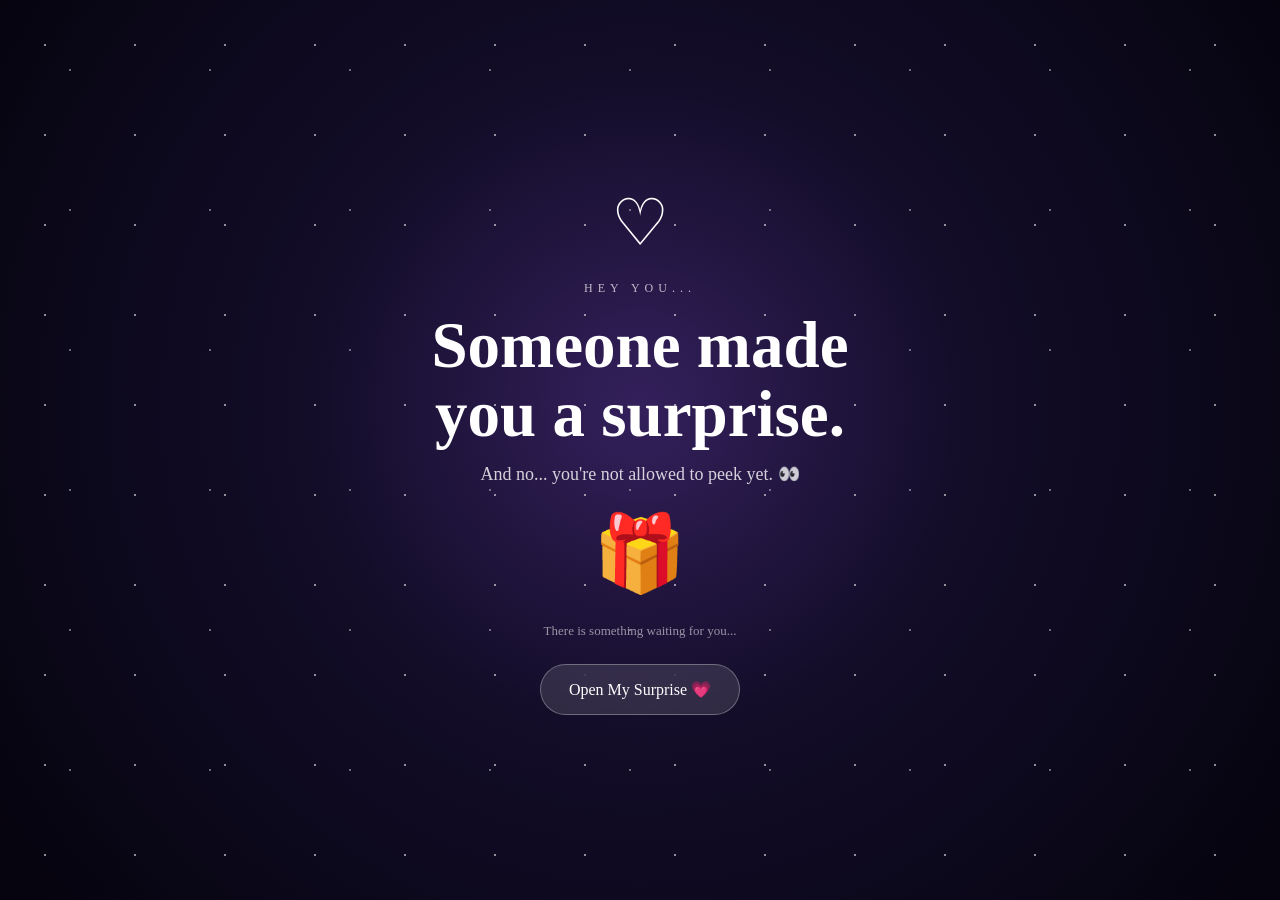
<file: index.html>
<!DOCTYPE html>
<html lang="en">
<head>
<meta charset="UTF-8">
<meta name="viewport" content="width=device-width, initial-scale=1.0">
<title>A Little Surprise 💌</title>
<link rel="stylesheet" href="style.css">
</head>

<body class="opening">

<div class="stars"></div>

<div class="opening-card">
    <div class="tiny-heart">♡</div>

    <p class="small-text">HEY YOU...</p>

    <h1>Someone made<br>you a surprise.</h1>

    <p class="opening-text">
        And no... you're not allowed to peek yet. 👀
    </p>

    <div class="gift">🎁</div>

    <p class="hint">There is something waiting for you...</p>

    <a href="memories.html" class="open-btn">
        Open My Surprise 💗
    </a>
</div>

</body>
  </html>
</file>
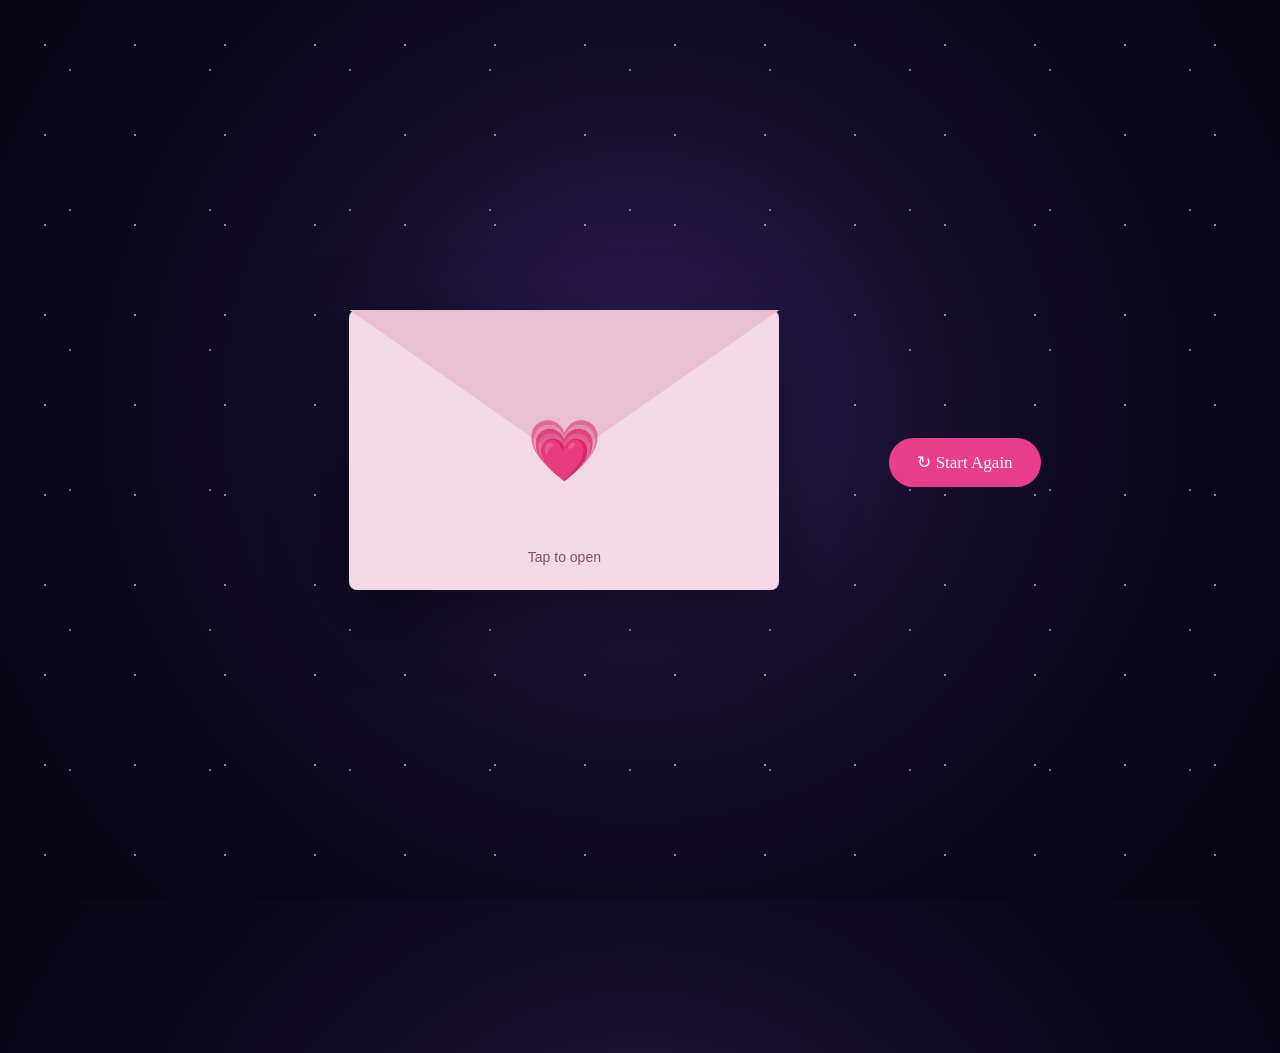
<file: letter.html>
<!DOCTYPE html>
<html lang="en">
<head>
<meta charset="UTF-8">
<meta name="viewport" content="width=device-width, initial-scale=1.0">
<title>A Letter For You 💌</title>
<link rel="stylesheet" href="style.css">
</head>

<body class="letter-page">

<div class="stars"></div>

<div class="letter-container">

    <div class="envelope" onclick="openLetter()">
        <div class="envelope-top"></div>

        <div class="envelope-heart">
            💗
        </div>

        <p>Tap to open</p>
    </div>

    <div class="letter" id="letter">

        <div class="letter-decoration">♡</div>

        <p class="dear">Dear You,</p>

        <h1>There's something<br>I wanted you to know...</h1>

        <p>
            I don't think words will ever be enough to explain
            how much you mean to me.
        </p>

        <p>
            Every laugh, every memory, every random little moment
            we've shared has become something I never want to forget.
        </p>

        <p>
            You have a way of making life feel a little brighter,
            and I'm genuinely grateful that you're part of mine.
        </p>

        <p>
            So this isn't just a website.
            It's a tiny piece of my heart, made especially for you. 💗
        </p>

        <p class="final-line">
            Whatever happens, I hope you always remember
            how loved you are.
        </p>

        <div class="signature">
            With all my heart,<br>
            <span>♡ Someone who loves you</span>
        </div>

    </div>

</div>

<script>

function openLetter() {
    document.querySelector(".envelope").classList.add("opened");

    setTimeout(() => {
        document.getElementById("letter").classList.add("visible");
    }, 700);
}

</script>
<a href="index.html" class="start-again">↻ Start Again</a>
</body>
</html>
</file>
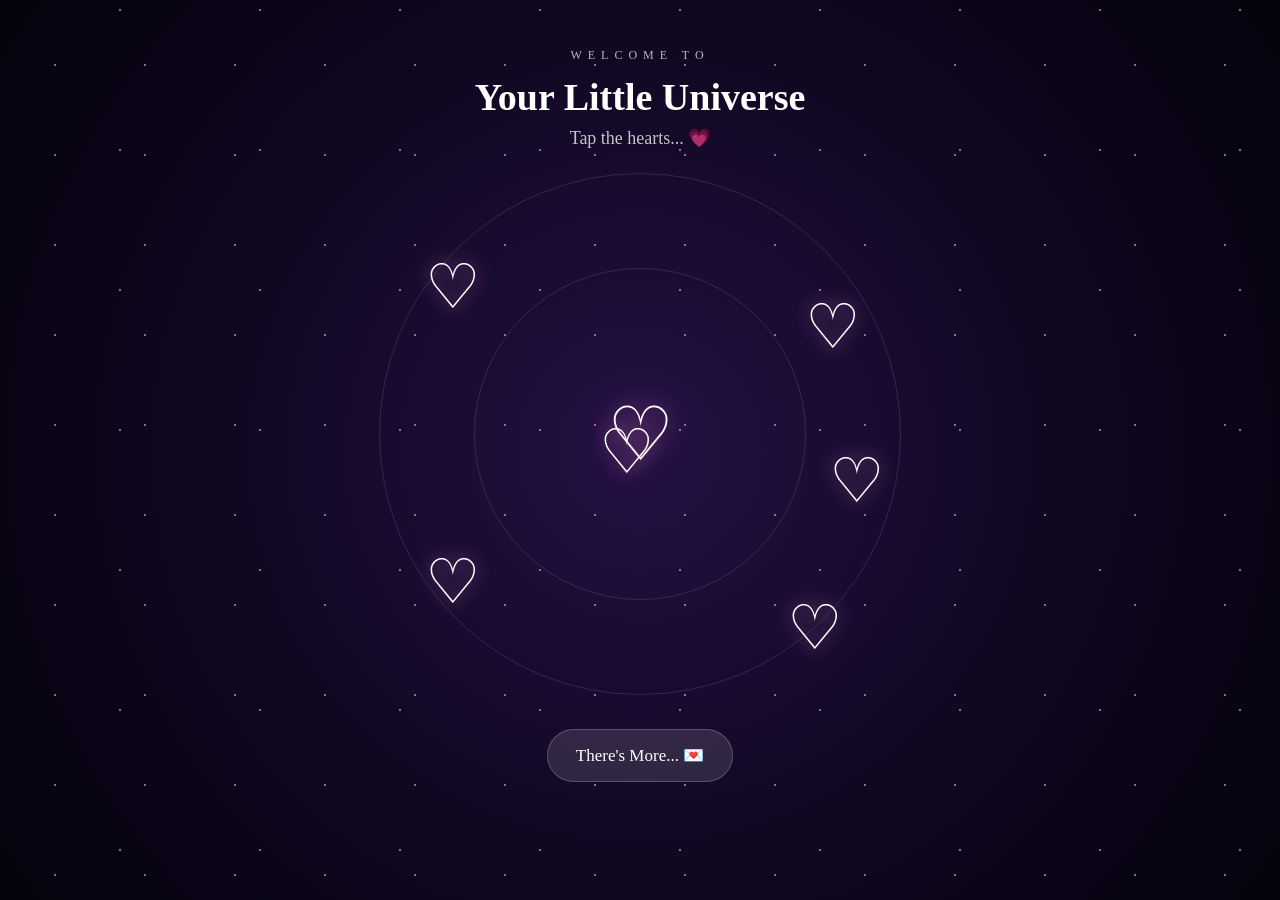
<file: memories.html>
<!DOCTYPE html>
<html lang="en">
<head>
<meta charset="UTF-8">
<meta name="viewport" content="width=device-width, initial-scale=1.0">
<title>Your Little Universe 💗</title>

<style>
* {
  box-sizing: border-box;
}

body {
  margin: 0;
  min-height: 100vh;
  overflow-x: hidden;
  font-family: Georgia, serif;
  color: white;
  text-align: center;
  background:
    radial-gradient(circle at center, #241044 0%, #100720 55%, #05020d 100%);
}

/* stars */
body::before {
  content: "";
  position: fixed;
  inset: 0;
  pointer-events: none;
  background-image:
    radial-gradient(circle, white 1px, transparent 1px),
    radial-gradient(circle, white 1px, transparent 1px);
  background-size: 90px 90px, 140px 140px;
  background-position: 10px 20px, 50px 80px;
  opacity: 0.45;
}

.title {
  position: relative;
  z-index: 2;
  padding-top: 45px;
}

.title small {
  letter-spacing: 6px;
  font-size: 12px;
  opacity: 0.7;
}

.title h1 {
  margin: 12px 0 8px;
  font-size: 38px;
}

.title p {
  margin: 0;
  font-size: 18px;
  opacity: 0.75;
}

/* galaxy */
.universe {
  position: relative;
  width: 100%;
  max-width: 600px;
  height: 570px;
  margin: auto;
}

/* orbit circles */
.universe::before,
.universe::after {
  content: "";
  position: absolute;
  border: 1px solid rgba(255,255,255,0.12);
  border-radius: 50%;
  left: 50%;
  top: 50%;
  transform: translate(-50%, -50%);
}

.universe::before {
  width: 330px;
  height: 330px;
}

.universe::after {
  width: 520px;
  height: 520px;
}

/* hearts */
.heart {
  position: absolute;
  z-index: 5;
  width: 70px;
  height: 70px;
  display: flex;
  align-items: center;
  justify-content: center;
  font-size: 62px;
  color: white;
  cursor: pointer;
  text-shadow: 0 0 18px #ff8fd8;
  animation: float 3s ease-in-out infinite;
  -webkit-tap-highlight-color: transparent;
}

.heart:active {
  transform: scale(0.8);
}

.heart1 {
  top: 18%;
  left: 13%;
}

.heart2 {
  top: 25%;
  right: 12%;
  animation-delay: .5s;
}

.heart3 {
  top: 47%;
  left: 42%;
  animation-delay: 1s;
}

.heart4 {
  bottom: 18%;
  left: 13%;
  animation-delay: 1.5s;
}

.heart5 {
  bottom: 10%;
  right: 15%;
  animation-delay: 2s;
}

.heart6 {
  top: 52%;
  right: 8%;
  animation-delay: 2.5s;
}

@keyframes float {
  0%, 100% {
    transform: translateY(0);
  }

  50% {
    transform: translateY(-14px);
  }
}

/* center */
.center-heart {
  position: absolute;
  z-index: 3;
  top: 50%;
  left: 50%;
  transform: translate(-50%, -50%);
  font-size: 75px;
  color: white;
  text-shadow: 0 0 25px #ff8fd8;
}

/* popup */
.message-box {
  display: none;
  position: fixed;
  z-index: 100;
  inset: 0;
  background: rgba(0,0,0,0.82);
  align-items: center;
  justify-content: center;
  padding: 20px;
}

.message-box.show {
  display: flex;
}

.message-card {
  position: relative;
  width: 100%;
  max-width: 380px;
  max-height: 85vh;
  overflow-y: auto;
  padding: 20px;
  border-radius: 25px;
  background: #fff8fc;
  color: #4a2633;
  box-shadow: 0 0 35px rgba(255,150,220,0.35);
}

.message-card img {
  width: 100%;
  max-height: 55vh;
  object-fit: contain;
  border-radius: 18px;
  display: block;
  margin: auto;
}

.message-card h2 {
  margin-bottom: 8px;
}

.message-card p {
  font-size: 17px;
  line-height: 1.6;
}

.close {
  position: absolute;
  right: 12px;
  top: 8px;
  border: none;
  background: none;
  color: #4a2633;
  font-size: 32px;
  cursor: pointer;
}

/* next button */
.next-btn {
  position: relative;
  z-index: 10;
  display: inline-block;
  margin: 10px 0 35px;
  padding: 15px 28px;
  border-radius: 30px;
  background: rgba(255,255,255,0.12);
  border: 1px solid rgba(255,255,255,0.2);
  color: white;
  text-decoration: none;
  font-size: 17px;
}
</style>
</head>

<body>

<div class="title">
  <small>WELCOME TO</small>
  <h1>Your Little Universe</h1>
  <p>Tap the hearts... 💗</p>
</div>

<div class="universe">

  <div class="heart heart1" onclick="showMessage('pic1')">♡</div>

  <div class="heart heart2" onclick="showMessage('pic2')">♡</div>

  <div class="heart heart3" onclick="showMessage('pic3')">♡</div>

  <div class="heart heart4" onclick="showMessage('pic4')">♡</div>

  <div class="heart heart5" onclick="showMessage('pic5')">♡</div>

  <div class="heart heart6" onclick="showMessage('pic6')">♡</div>

  <div class="center-heart">♡</div>

</div>

<div id="messageBox" class="message-box">

  <div class="message-card">

    <button class="close" onclick="closeMessage()">×</button>

    <div id="messageContent"></div>

  </div>

</div>

<a href="letter.html" class="next-btn">
  There's More... 💌
</a>

<script>

const messages = {

  pic1: "One of my favorite memories with you. 💗",

  pic2: "This moment will always have a special place in my heart. 🥹💗",

  pic3: "Look at you being adorable again. 🙄💗",

  pic4: "A memory I could look at a thousand times. 💕",

  pic5: "You make ordinary moments feel special. 💗",

  pic6: "And this one? Definitely keeping it forever. ♡"

};

function showMessage(photo) {

  document.getElementById("messageContent").innerHTML =
    "<img src='images/" + photo + ".jpg'>" +
    "<h2>💗</h2>" +
    "<p>" + messages[photo] + "</p>";

  document.getElementById("messageBox").classList.add("show");
}

function closeMessage() {

  document.getElementById("messageBox").classList.remove("show");

}

</script>

</body>
    </html>
</file>
<file: style.css>
* {
    box-sizing: border-box;
    margin: 0;
    padding: 0;
}

body {
    font-family: Georgia, serif;
    overflow-x: hidden;
    color: white;
}

/* =========================
   GALAXY BACKGROUND
========================= */

.opening,
.galaxy,
.letter-page {
    min-height: 100vh;
    background:
        radial-gradient(circle at 50% 45%, #34205c 0%, #130d29 40%, #05030d 100%);
    position: relative;
}

.stars {
    position: fixed;
    inset: 0;
    pointer-events: none;
    background-image:
        radial-gradient(circle, white 1px, transparent 1px),
        radial-gradient(circle, rgba(255,255,255,.7) 1px, transparent 1px);
    background-size: 90px 90px, 140px 140px;
    animation: starsMove 15s linear infinite;
    opacity: .55;
}

@keyframes starsMove {
    from {
        transform: translateY(0);
    }
    to {
        transform: translateY(-90px);
    }
}

/* =========================
   OPENING PAGE
========================= */

.opening {
    display: flex;
    justify-content: center;
    align-items: center;
    text-align: center;
    padding: 25px;
}

.opening-card {
    width: min(90%, 520px);
    padding: 45px 25px;
    position: relative;
    z-index: 2;
}

.tiny-heart {
    font-size: 65px;
    animation: heartbeat 1.5s infinite;
    margin-bottom: 20px;
}

.small-text {
    letter-spacing: 5px;
    font-size: 12px;
    opacity: .7;
}

.opening h1 {
    font-size: clamp(38px, 10vw, 65px);
    line-height: 1.05;
    margin: 15px 0;
}

.opening-text {
    font-size: 18px;
    opacity: .8;
}

.gift {
    font-size: 75px;
    margin: 25px;
    animation: float 3s ease-in-out infinite;
}

.hint {
    font-size: 13px;
    opacity: .55;
    margin-bottom: 25px;
}

.open-btn,
.next-btn {
    display: inline-block;
    padding: 15px 28px;
    border-radius: 40px;
    background: rgba(255,255,255,.12);
    border: 1px solid rgba(255,255,255,.3);
    color: white;
    text-decoration: none;
    backdrop-filter: blur(10px);
    transition: .3s;
}

.open-btn:hover,
.next-btn:hover {
    transform: scale(1.07);
    background: rgba(255,255,255,.2);
}

@keyframes heartbeat {
    50% {
        transform: scale(1.18);
    }
}

@keyframes float {
    50% {
        transform: translateY(-15px);
    }
}

/* =========================
   GALAXY PAGE
========================= */

.galaxy {
    min-height: 100vh;
    display: flex;
    justify-content: center;
    align-items: center;
    overflow: hidden;
}

.galaxy-title {
    position: absolute;
    top: 45px;
    text-align: center;
    z-index: 5;
}

.galaxy-title p {
    font-size: 11px;
    letter-spacing: 5px;
    opacity: .6;
}

.galaxy-title h1 {
    font-size: clamp(30px, 8vw, 55px);
    margin: 8px 0;
}

.galaxy-title span {
    font-size: 14px;
    opacity: .65;
}

/* ORBITS */

.orbit {
    position: absolute;
    border: 1px solid rgba(255,255,255,.12);
    border-radius: 50%;
    animation: orbitSpin linear infinite;
}

.orbit1 {
    width: 330px;
    height: 330px;
    animation-duration: 18s;
}

.orbit2 {
    width: 500px;
    height: 500px;
    animation-duration: 27s;
}

.orbit3 {
    width: 670px;
    height: 670px;
    animation-duration: 36s;
}

@keyframes orbitSpin {
    from {
        transform: rotate(0deg);
    }
    to {
        transform: rotate(360deg);
    }
}

/* HEART PHOTOS */

.heart-photo {
    width: 105px;
    height: 105px;
    position: absolute;
    overflow: hidden;
    cursor: pointer;

    transform: rotate(-45deg);

    filter: drop-shadow(0 0 15px rgba(255,120,200,.45));

    transition: .4s;
}

.heart-photo::before,
.heart-photo::after {
    content: "";
    position: absolute;
    width: 100%;
    height: 100%;
    border-radius: 50%;
    background: inherit;
}

.heart-photo::before {
    top: -50%;
    left: 0;
}

.heart-photo::after {
    left: 50%;
    top: 0;
}

.heart-photo img {
    width: 100%;
    height: 100%;
    object-fit: cover;
    transform: rotate(45deg) scale(1.35);
    position: relative;
    z-index: 2;
}

.heart-photo:hover {
    transform: rotate(-45deg) scale(1.25);
    z-index: 20;
}

/* positions */

.photo-a {
    top: -50px;
    left: 110px;
}

.photo-b {
    bottom: -50px;
    right: 110px;
}

.photo-c {
    top: 40px;
    left: -50px;
}

.photo-d {
    bottom: 40px;
    right: -50px;
}

.photo-e {
    top: 270px;
    left: 10px;
}

.photo-f {
    top: 270px;
    right: 10px;
}

.center-heart {
    font-size: 90px;
    animation: heartbeat 1.8s infinite;
    text-shadow: 0 0 35px rgba(255,150,220,.8);
    z-index: 4;
}

/* MESSAGE POPUP */

.message-box {
    position: fixed;
    inset: 0;
    background: rgba(0,0,0,.65);
    backdrop-filter: blur(10px);
    display: flex;
    justify-content: center;
    align-items: center;
    padding: 25px;

    opacity: 0;
    pointer-events: none;
    transition: .4s;

    z-index: 100;
}

.message-box.show {
    opacity: 1;
    pointer-events: auto;
}

.message-box > div {
    max-width: 400px;
    padding: 40px 30px;
    text-align: center;
    border-radius: 25px;
    background: rgba(255,255,255,.1);
    border: 1px solid rgba(255,255,255,.25);
    backdrop-filter: blur(20px);
}

.message-box h2 {
    font-size: 45px;
}

.message-box p {
    font-size: 20px;
    line-height: 1.6;
}

.message-box button {
    position: absolute;
    top: 25px;
    right: 25px;
    border: 0;
    background: none;
    color: white;
    font-size: 35px;
}

.next-btn {
    position: fixed;
    bottom: 25px;
    z-index: 10;
}

/* =========================
   LETTER PAGE
========================= */

.letter-page {
    min-height: 100vh;
    display: flex;
    justify-content: center;
    align-items: center;
    padding: 30px 20px;
}

.letter-container {
    width: min(92%, 650px);
    text-align: center;
    position: relative;
    z-index: 3;
}

.envelope {
    width: min(90%, 430px);
    height: 280px;
    margin: auto;
    position: relative;
    background: #f3d9e6;
    border-radius: 8px;
    cursor: pointer;
    box-shadow: 0 20px 70px rgba(0,0,0,.5);
    transition: 1s;
}

.envelope-top {
    position: absolute;
    top: 0;
    left: 0;
    width: 100%;
    height: 150px;
    background: #e9bfd2;
    clip-path: polygon(0 0, 100% 0, 50% 100%);
    transform-origin: top;
    transition: 1s;
    z-index: 3;
}

.envelope-heart {
    position: absolute;
    left: 50%;
    top: 105px;
    transform: translateX(-50%);
    font-size: 60px;
    z-index: 5;
}

.envelope p {
    position: absolute;
    bottom: 25px;
    width: 100%;
    color: #7d5265;
    font-family: Arial, sans-serif;
    font-size: 14px;
}

.envelope.opened .envelope-top {
    transform: rotateX(180deg);
}

.envelope.opened {
    opacity: 0;
    transform: translateY(-50px);
}

/* LETTER */

.letter {
    position: absolute;
    top: 0;
    left: 0;
    width: 100%;
    background: #fffafc;
    color: #543744;
    padding: 45px 35px;
    border-radius: 12px;
    text-align: left;
    box-shadow: 0 20px 70px rgba(0,0,0,.5);

    opacity: 0;
    transform: translateY(80px) scale(.9);
    pointer-events: none;

    transition: 1s;
}

.letter.visible {
    opacity: 1;
    transform: translateY(0) scale(1);
    pointer-events: auto;
}

.letter-decoration {
    text-align: center;
    font-size: 40px;
    margin-bottom: 15px;
}

.dear {
    font-size: 20px;
    margin-bottom: 20px;
}

.letter h1 {
    font-size: clamp(28px, 7vw, 45px);
    line-height: 1.1;
    margin-bottom: 25px;
}

.letter p {
    font-size: 17px;
    line-height: 1.8;
    margin-bottom: 20px;
}

.final-line {
    font-style: italic;
}

.signature {
    text-align: right;
    margin-top: 35px;
    font-size: 16px;
}

.signature span {
    font-size: 20px;
}

/* MOBILE */

@media(max-width:600px) {

    .orbit1 {
        width: 250px;
        height: 250px;
    }

    .orbit2 {
        width: 390px;
        height: 390px;
    }

    .orbit3 {
        width: 530px;
        height: 530px;
    }

    .heart-photo {
        width: 80px;
        height: 80px;
    }

    .photo-a {
        left: 80px;
    }

    .photo-b {
        right: 80px;
    }

    .photo-e {
        left: 5px;
    }

    .photo-f {
        right: 5px;
    }

    .center-heart {
        font-size: 65px;
    }

    .letter {
        padding: 35px 22px;
    }

    .letter p {
        font-size: 15px;
    }
}
.heart-zone {
  position: relative;
  width: 100%;
  height: 520px;
}

.memory-heart {
  position: absolute;
  font-size: 65px;
  color: white;
  text-shadow: 0 0 20px #ff9de2;
  cursor: pointer;
  animation: floatingHeart 3s ease-in-out infinite;
}

.memory-heart:nth-child(1) {
  top: 10%;
  left: 18%;
}

.memory-heart:nth-child(2) {
  top: 30%;
  right: 18%;
}

.memory-heart:nth-child(3) {
  top: 50%;
  left: 42%;
}

.memory-heart:nth-child(4) {
  top: 68%;
  left: 12%;
}

.memory-heart:nth-child(5) {
  top: 75%;
  right: 20%;
}

.memory-heart:nth-child(6) {
  top: 42%;
  left: 70%;
}

@keyframes floatingHeart {
  0%, 100% {
    transform: translateY(0) scale(1);
  }

  50% {
    transform: translateY(-15px) scale(1.12);
  }
    }
.start-again {
  display: inline-block;
  margin-top: 25px;
  padding: 14px 28px;
  background: #e83e8c;
  color: white;
  text-decoration: none;
  border-radius: 30px;
  font-size: 17px;
    }
</file>
